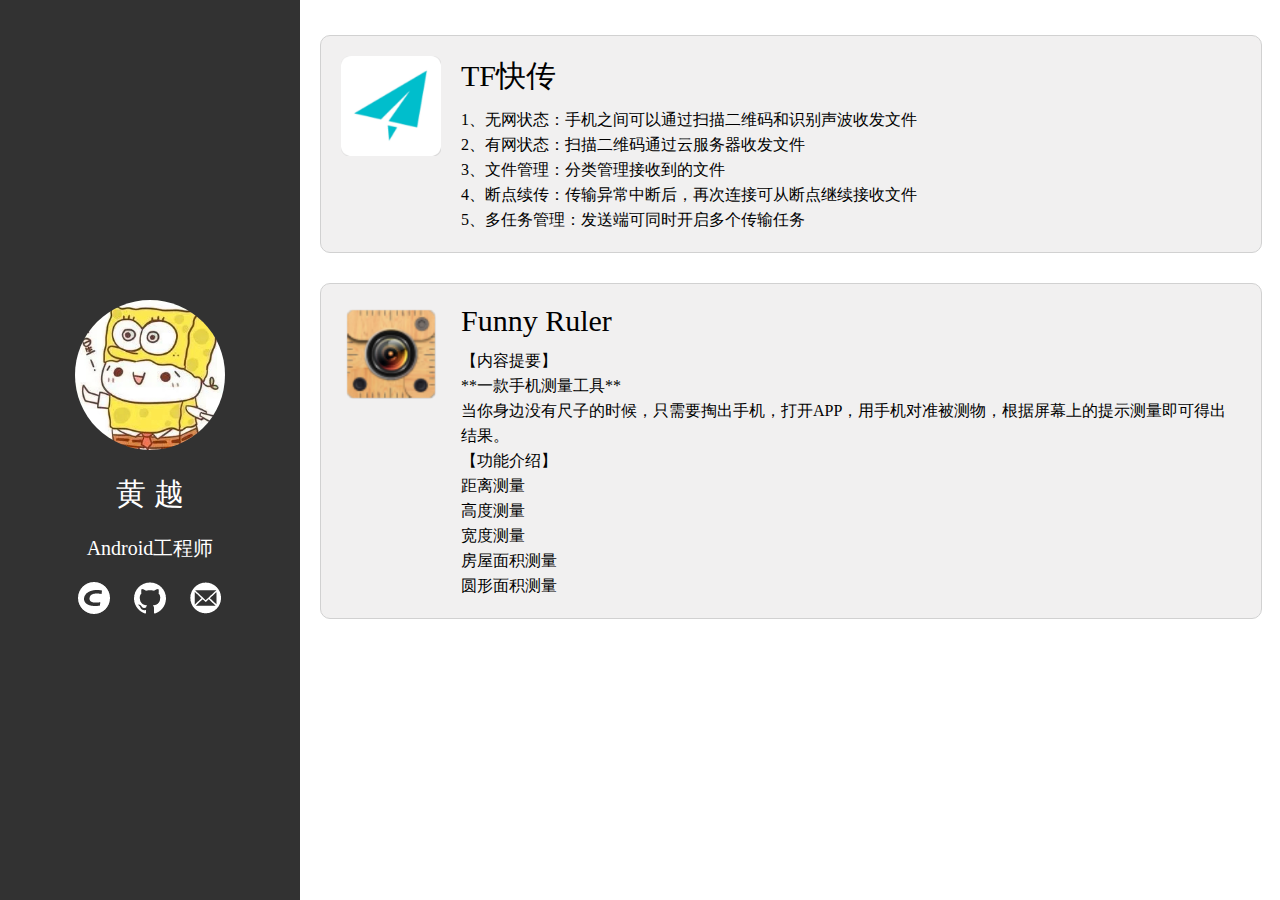
<file: index.html>
<!DOCTYPE html>
<html>
<head>
    <meta charset="utf-8">
    <meta name="viewport" content="width=device-width, initial-scale=1, maximum-scale=1, user-scalable=no">
    <title>黄越</title>
    <meta name="Keywords"
          content="黄越,黄越的主页"/>
    <meta name="Description"
          content="对感兴趣的事愿意付出所有"/>
    <link rel="shortcut icon" href="images/yue_icon.jpg" type="image/jpg">
    <link rel="icon" href="images/yue_icon.jpg" type="image/jpg">
    <link rel="stylesheet" href="./assets/main.css">
    <script src="https://code.jquery.com/jquery-1.10.2.js"></script>
</head>
<body>
    <!-- 左侧栏 -->
    <div class="sidebar_wrap" id="sidebar_id">
        <div class="sidebar">
            <div class="info">
                <img class="head"/>
                <p class="name"></p>
                <p class="text"></p>
                <div>
                    <a href="http://blog.csdn.net/techck"><img title="CSDN" src="./images/logo_csdn.png"/></a>
                    <a href="https://github.com/Techck"><img title="GitHub" src="./images/logo_github.png"/></a>
                    <a href="mailto:506255654@qq.com"><img title="邮件联系我" src="./images/logo_email.png"/></a>
                </div>
            </div>
        </div>
    </div>

    <!-- 标题栏 -->
    <div class="titlebar_wrap" id="titlebar_id">
        <div class="titlebar">
            <div class="info">
                <p class="name"></p>
                <p class="text"></p>
            </div>
            <div class="blog">
                <a href="http://blog.csdn.net/techck"><img title="CSDN" src="./images/logo_csdn.png"/></a>
                <a href="https://github.com/Techck"><img title="GitHub" src="./images/logo_github.png"/></a>
                <a href="mailto:506255654@qq.com"><img title="邮件联系我" src="./images/logo_email.png"/></a>
            </div>
        </div>
    </div>

    <!-- 内容区域 -->
    <div class="content" id="content_id">
        <div class="list_content" id="list_content">
        </div>
    </div>

    <script src="./assets/main.js"></script>
</body>
</html>
</file>
<file: assets/main.css>
* {
    margin: 0px;
    padding: 0px;
}
body {
    min-width: 350px;
}
.sidebar_wrap {
    position: fixed;
    height: 100%;
    top: 0;
    left: 0;
    z-index: 100000;
}
.sidebar_wrap .sidebar {
    width: 300px;
    height: 100%; 
    background-color:#323232;
    zoom: 1;
}
.sidebar_wrap .sidebar .info {
    height: 300px;
    text-align: center;
    margin: auto;
    position: absolute;
    top: 0;
    left: 0;
    right: 0;
    bottom: 0;
}
.sidebar_wrap .sidebar .info .name {
    color: white;
    font-size: 30px;
    margin: 20px;
}
.sidebar_wrap .sidebar .info .text {
    color: white;
    font-size: 20px;
    margin: 20px;
}
.sidebar_wrap .sidebar .info a {
    margin: 10px;
}
.sidebar_wrap .sidebar .info .head {
    width: 150px;
    height: 150px;
    border-radius: 75px;
}
.titlebar_wrap {
    position: fixed;
    width: 100%;
    min-width: 400px;
    top: 0;
    left: 0;
    z-index: 100000;
}
.titlebar_wrap .titlebar {
    height: 80px;
    width: 100%; 
    background-color:#323232;
    zoom: 1;
    position:relative;
}
.titlebar_wrap .titlebar .info {
    position: absolute;
    top: 50%;
    transform: translateY(-50%);
    margin-left: 50px;
}
.titlebar_wrap .titlebar .info .name {
    color: white;
    font-size: 20px;
    line-height: 25px
}
.titlebar_wrap .titlebar .info .text {
    color: white;
    font-size: 10px;
}
.titlebar_wrap .titlebar .blog {
    position: absolute;
    top: 50%;
    transform: translateY(-50%);
    margin-left: 150px;
}
.titlebar_wrap .titlebar .blog a {
    margin: 10px;
}
.content {
    margin-left: 300px;
    padding: 20px;
}
.content .list_content .list_item {
    float: left;
    width: 100%;
    border: 1px solid;
    border-color: rgb(209, 209, 209);
    border-radius: 10px;
    margin-top: 15px;
    margin-bottom: 15px;
    background-color: #f1f0f0;
}
.content .list_content .list_item .list_item_content {
    margin: 20px;
}
.content .list_content .list_item .project_img {
    float: left;
    margin-bottom: 20px;
}
.content .list_content .list_item .project_img img {
    width: 100px;
    height: 100px;
    transition: transform 0.15s linear;
}
.content .list_content .list_item .project_img img:hover {
    transform: scale(1.10); 
}
.content .list_content .list_item .project {
    margin-left: 120px;
}
.project_link {
    color: #000000;
    text-decoration: none;
    font-size: 30px;
}
.project_link:hover {
    color: #c76363;
    text-decoration: underline;
}
.content .list_content .list_item .project dl{
    margin-top: 10px;
}
.content .list_content .list_item .project dt{
    line-height: 25px;
}
</file>
